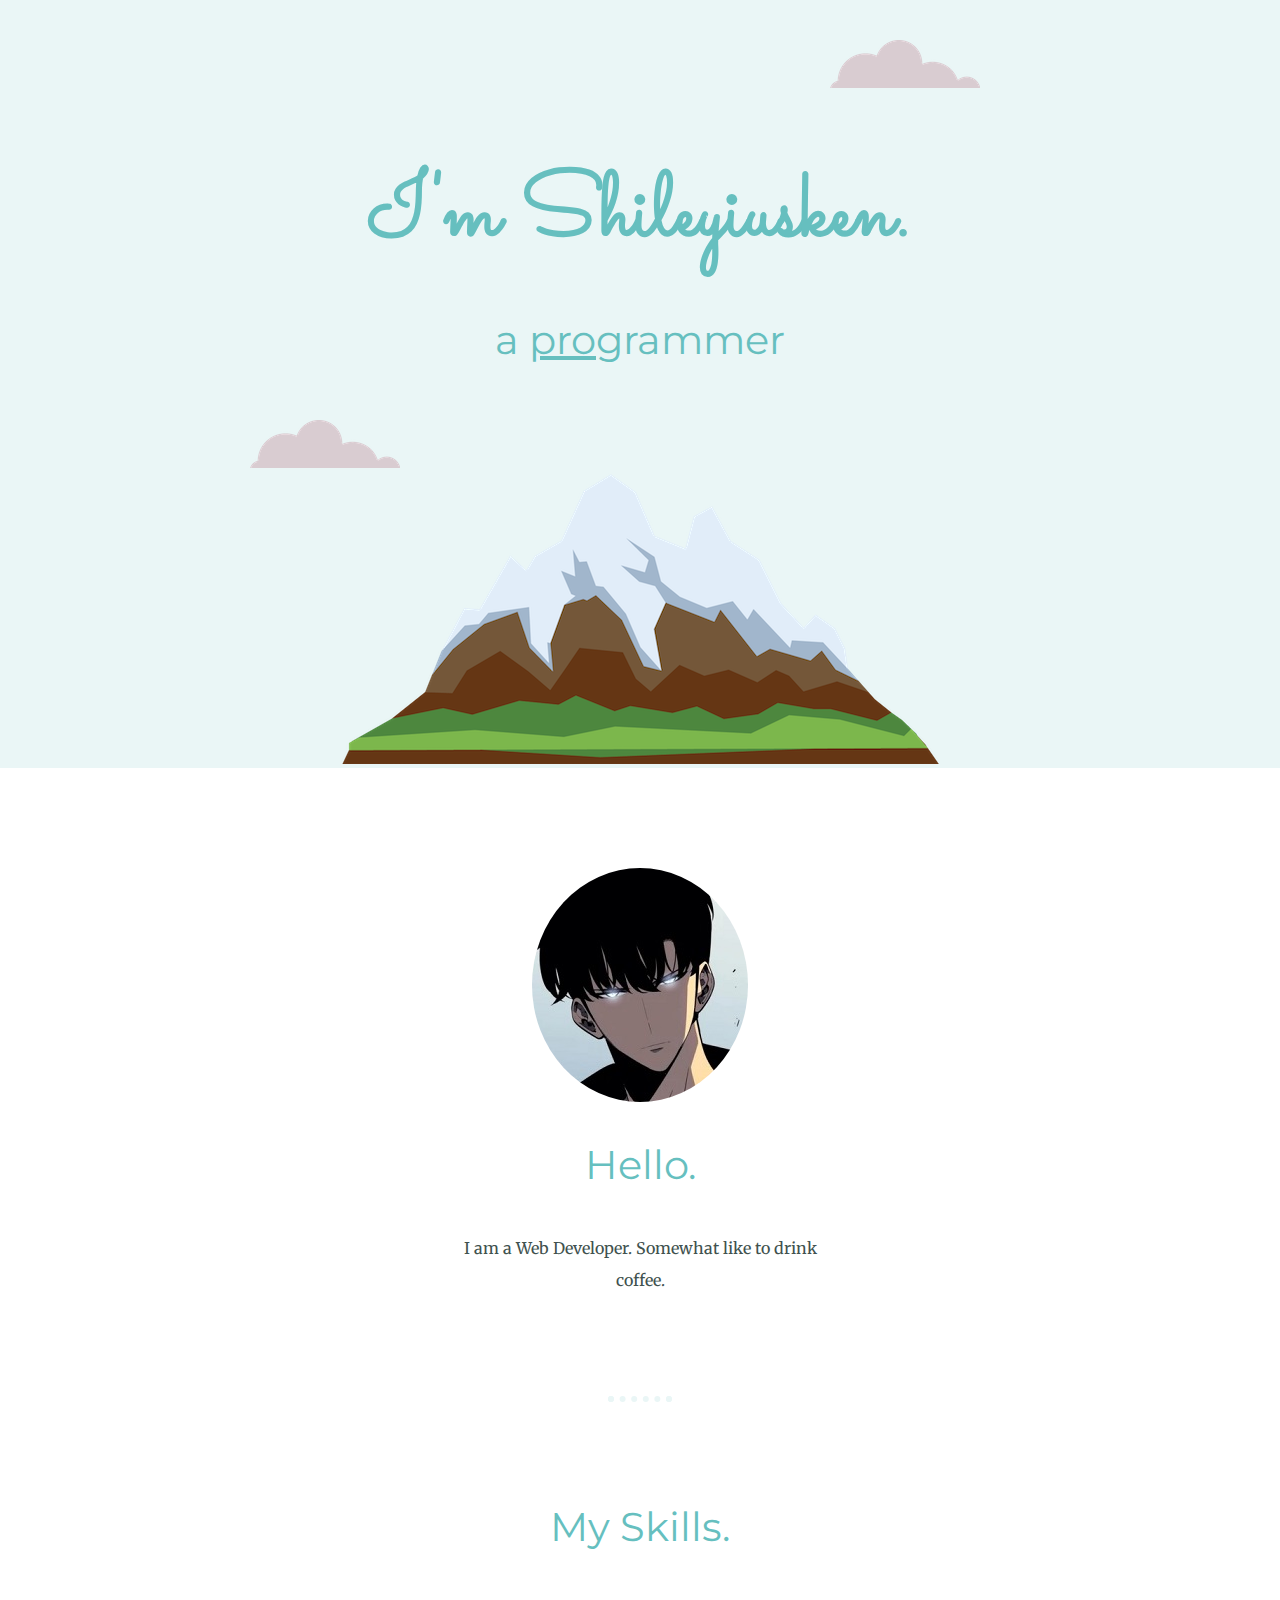
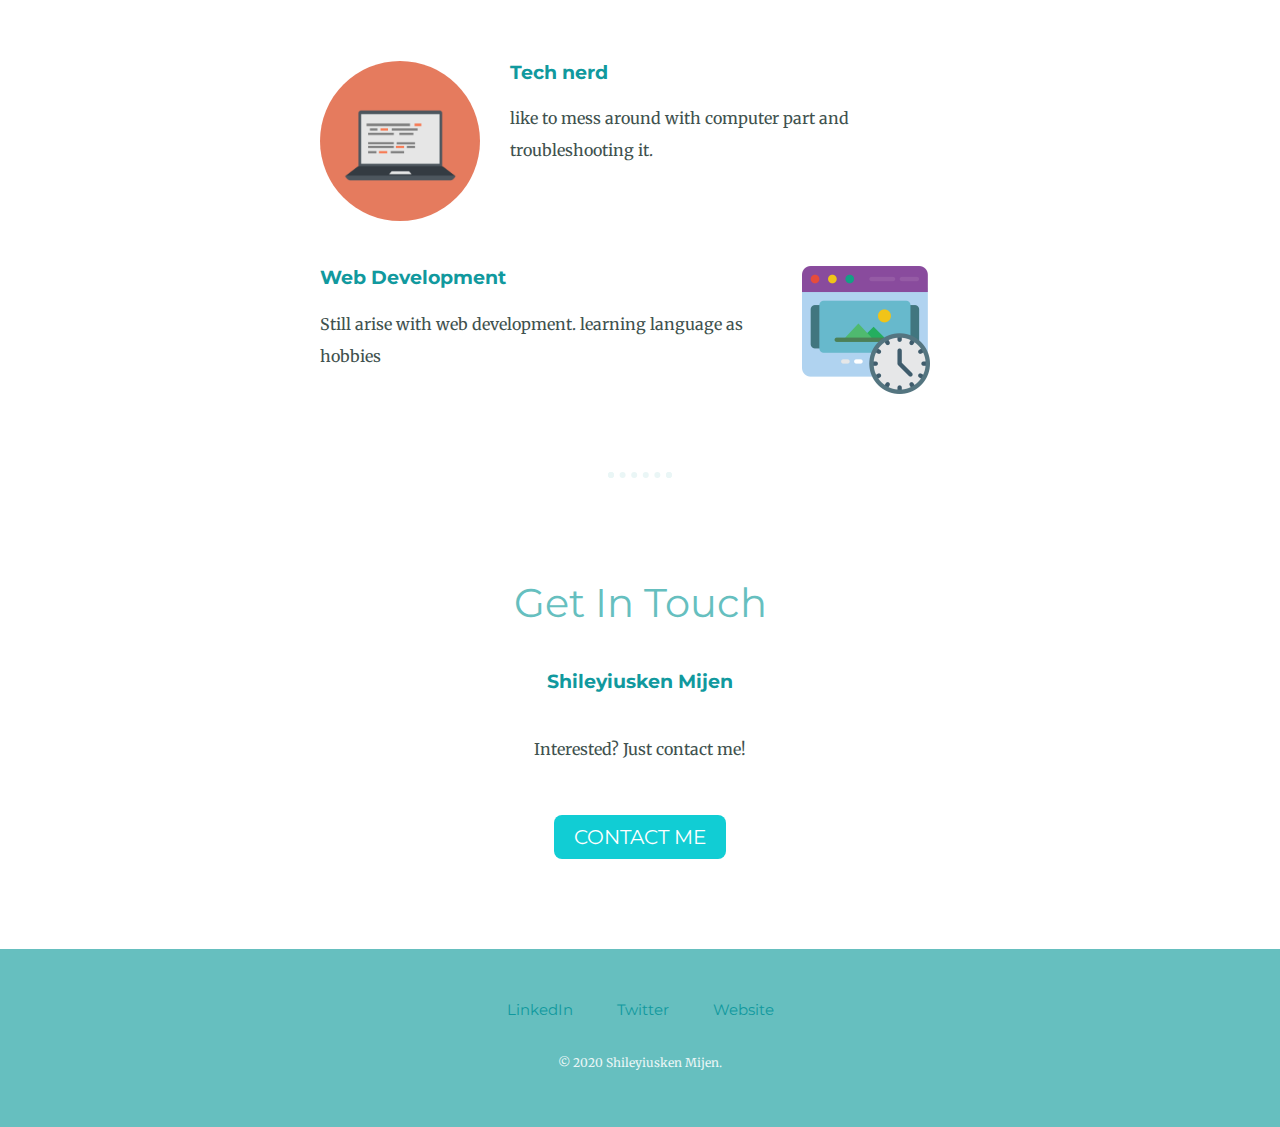
<file: index.html>
<!DOCTYPE html>
<html lang="en">

<head>
  <meta charset="UTF-8">
  <meta name="viewport" content="width=device-width, initial-scale=1.0">
  <meta http-equiv="X-UA-Compatible" content="ie=edge">
  <title>Shileyiusken Mijen</title>
  <link rel="stylesheet" href="css/styles.css">
  <link rel="icon" href="favicon.ico">
  <link href="https://fonts.googleapis.com/css?family=Merriweather|Montserrat|Sacramento&display=swap" rel="stylesheet">
</head>

<body>
  <div class="top-container">
    <img class="top-cloud" src="images/cloud.png" alt="cloud-img">
    <h1>I'm Shileyiusken.</h1>
    <h2>a <span>pro</span>grammer</h2>
    <img class="bottom-cloud" src="images/cloud.png" alt="cloud-img">
    <img src="images/mountain.png" alt="mountain-img">
  </div>
  <div class="middle-container">
    <div class="profile">
      <img class="kent" src="images/jin-woo.jpg" alt="kent-img">
      <h2>Hello.</h2>
      <p class="intro">I am a Web Developer. Somewhat like to drink coffee.</p>
    </div>
    <hr>
    <div class="skills">
      <h2>My Skills.</h2>
      <div class="skill-row">
        <img class="computer" src="images/computer.png" alt="computer-img">
        <h3>Tech nerd</h3>
        <p>like to mess around with computer part and troubleshooting it.</p>
      </div>
      <div class="skill-row">
        <img class="web-design" src="images/web-design.png" alt="web-design-img">
        <h3>Web Development</h3>
        <p>Still arise with web development. learning language as hobbies</p>
      </div>
    </div>
    <hr>
    <div class="contact-me">
      <h2>Get In Touch</h2>
      <h3>Shileyiusken Mijen</h3>
      <p class="contact-message">Interested? Just contact me!</p>
      <a class="btn" href="mailto:shileyiusken.dev@gmail.com">CONTACT ME</a>
    </div>
  </div>
  <div class="bottom-container">
    <a class="footer-link" href="https://www.linkedin.com">LinkedIn</a>
    <a class="footer-link" href="https://twitter.com">Twitter</a>
    <a class="footer-link" href="https://www.appbrewery.com">Website</a>
    <p class="copyright">© 2020 Shileyiusken Mijen.</p>
  </div>

</body>

</html>
</file>
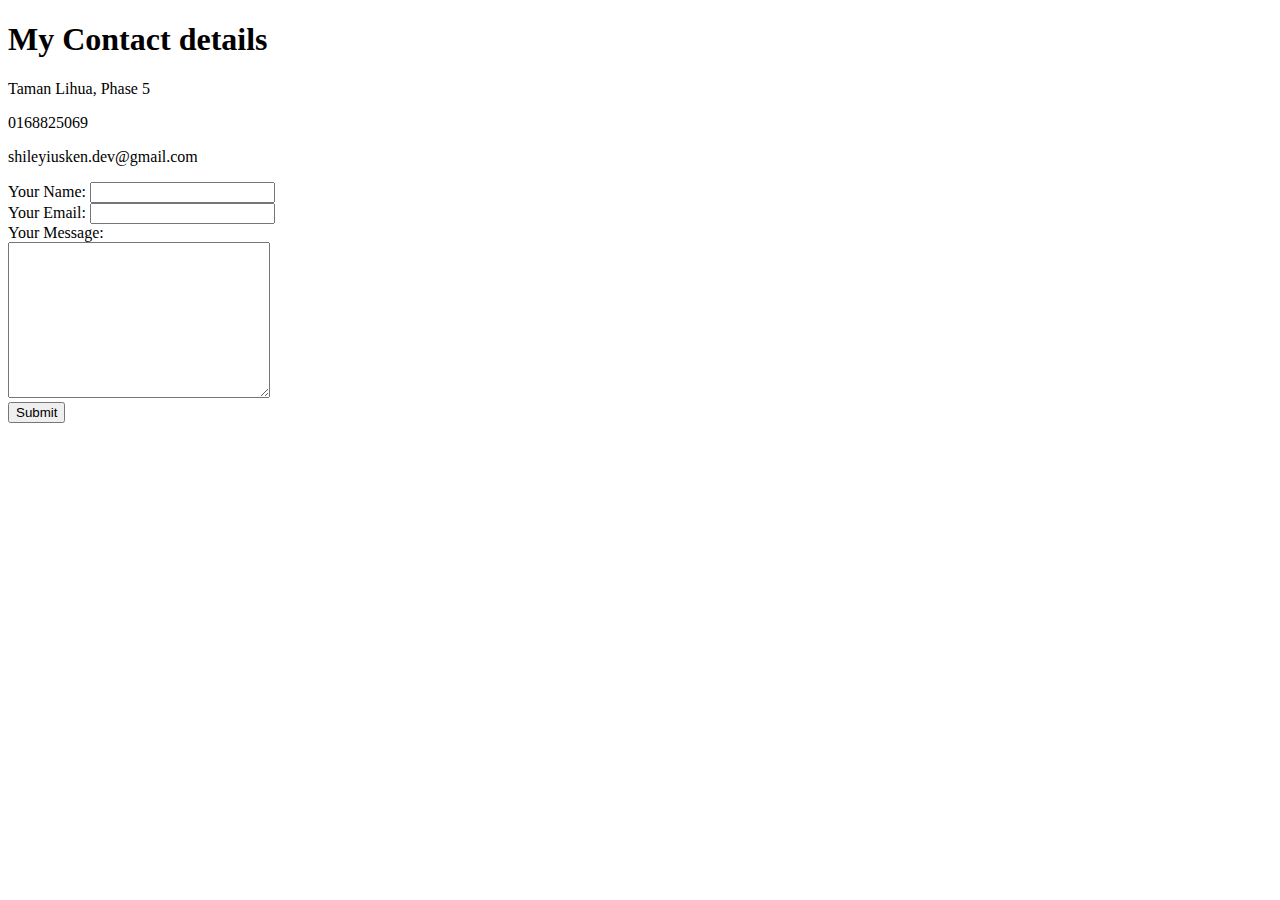
<file: contact-me.html>
<!DOCTYPE html>
<html lang="en">

<head>
  <meta charset="UTF-8">
  <meta name="viewport" content="width=device-width, initial-scale=1.0">
  <meta http-equiv="X-UA-Compatible" content="ie=edge">
  <title>Contact Me</title>
</head>

<body>
  <h1>My Contact details</h1>
  <p>Taman Lihua, Phase 5</p>
  <p>0168825069</p>
  <p>shileyiusken.dev@gmail.com</p>

  <form action="mailto:shileyiusken.dev@gmail.com" method="post" enctype="text/plain">
    <label for="">Your Name:</label>
    <input type="text" name="yourName" value=""><br>
    <label for="">Your Email:</label>
    <input type="email" name="yourEmail" value=""><br>
    <label for="">Your Message:</label><br>
    <textarea name="yourMessage" rows="10" cols="30"></textarea> <br>
    <input type="submit" name="">
  </form>
</body>

</html>
</file>
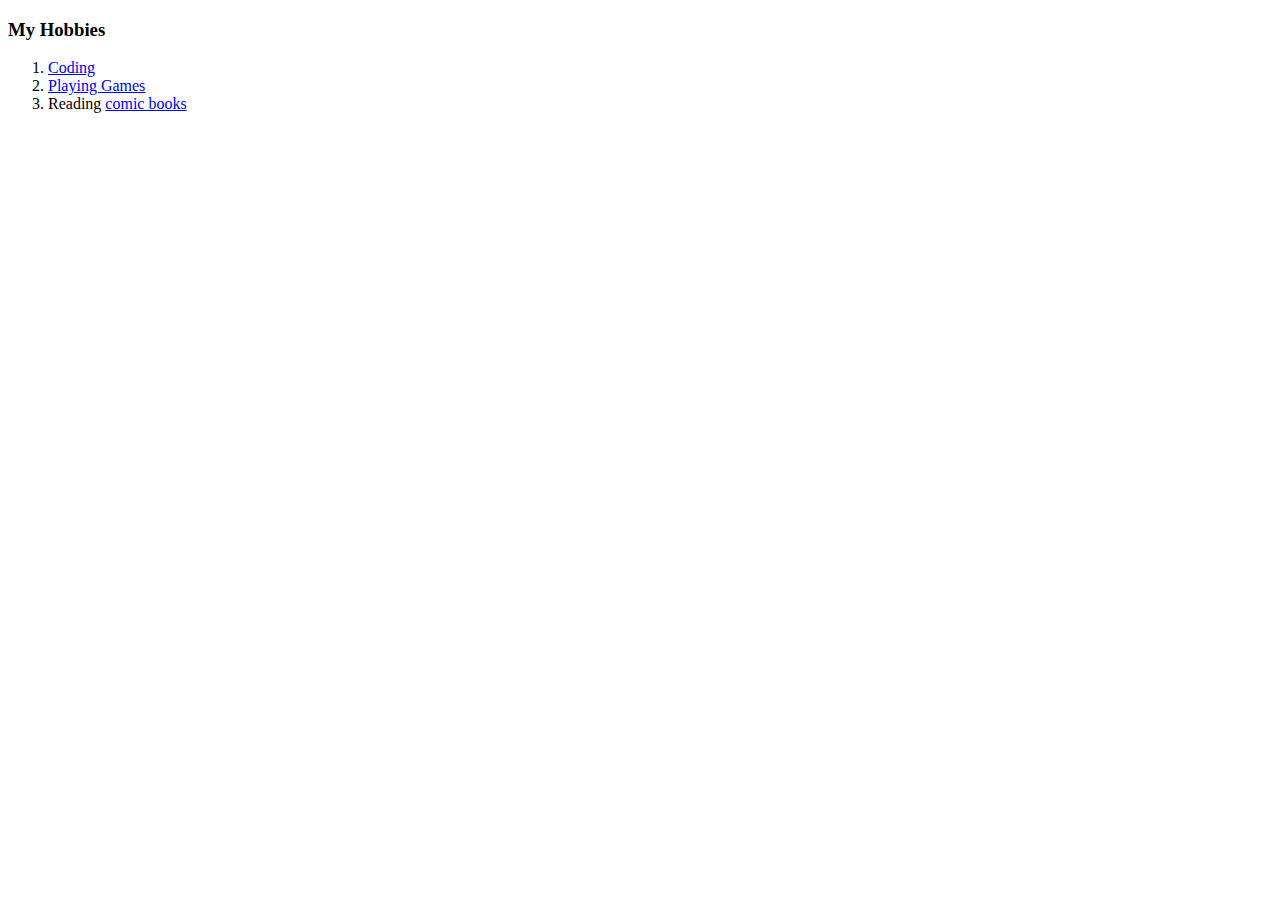
<file: hobbies.html>
<!DOCTYPE html>
<html lang="en">

<head>
  <meta charset="UTF-8">
  <meta name="viewport" content="width=device-width, initial-scale=1.0">
  <meta http-equiv="X-UA-Compatible" content="ie=edge">
  <title>My Hobbies</title>
</head>

<body>
  <h3>My Hobbies</h3>
  <ol>
    <li><a href="https://flutter.dev">Coding</a></li>
    <li><a href="https://lol.garena.com/home/">Playing Games</a></li>
    <li>Reading <a href="https://mangapark.net">comic books</a></li>
  </ol>
</body>

</html>
</file>
<file: css/styles.css>
body {
  color: #40514E;
  margin: 0;
  font-family: 'Merriweather', serif;
}

h1 {
  color: #66BFBF;
  font-size: 5.625rem;
  margin-top: 0;
  margin-bottom: 0;
  font-family: 'Sacramento', cursive;
  padding-top: 50px;
}

h2 {
  color: #66BFBF;
  font-family: 'Montserrat', sans-serif;
  font-size: 2.5rem;
  font-weight: normal;
  padding-bottom: 10px;
}

h3 {
  color: #11999E;
  font-family: 'Montserrat', sans-serif;
}

hr {
  border: dotted #EAF6F6 6px;
  border-bottom: none;
  width: 4%;
  margin: 100px auto;
}

span {
  text-decoration: underline;
}

p {
  line-height: 2;
}

a {
  color: #11999E;
  font-family: 'Montserrat', sans-serif;
  margin: 10px 20px;
  text-decoration: none;
}

a:hover {
  color: #EAF6F6;
}

.top-container {
  background-color: #EAF6F6;
  display: block;
  padding-top: 100px;
  position: relative;
  text-align: center;
}

.middle-container {
  padding: 100px 0;
  text-align: center;
}

.bottom-container {
  background-color: #66BFBF;
  margin: auto;
  padding: 50px 0 20px;
  text-align: center;
}

.footer-link {
  color: #11999E;
  font-size: 15px;
}

.bottom-cloud {
  position: absolute;
  left: 250px;
  bottom: 300px;
}

.top-cloud {
  position: absolute;
  right: 300px;
  top: 40px;
}

.skill-row {
  width: 50%;
  margin: 100px auto 100px auto;
  text-align: left;
}

.kent {
  border-radius: 50%;
}

.computer {
  width: 25%;
  border-radius: 50%;
  float: left;
  margin-right: 30px;
}

.web-design {
  width: 20%;
  float: right;
  margin-right: 30px;
}

.intro {
  width: 30%;
  margin: auto;
}

.contact-message {
  width: 40%;
  margin: 40px auto 60px;
}

.btn {
  -moz-border-radius: 8;
  -webkit-border-radius: 8;
  background-image: -moz-linear-gradient(top, #11cdd4, #11999e);
  background-image: -ms-linear-gradient(top, #11cdd4, #11999e);
  background-image: -o-linear-gradient(top, #11cdd4, #11999e);
  background-image: -webkit-linear-gradient(top, #11cdd4, #11999e);
  background-image: linear-gradient(to bottom, #11cdd4, #11999e);
  background: #11cdd4;
  border-radius: 8px;
  color: #ffffff;
  font-family: 'Montserrat', sans-serif;
  font-size: 20px;
  padding: 10px 20px 10px 20px;
  text-decoration: none;
}

.btn:hover {
  background: #30e3cb;
  background-image: -moz-linear-gradient(top, #30e3cb, #2bc4ad);
  background-image: -ms-linear-gradient(top, #30e3cb, #2bc4ad);
  background-image: -o-linear-gradient(top, #30e3cb, #2bc4ad);
  background-image: -webkit-linear-gradient(top, #30e3cb, #2bc4ad);
  background-image: linear-gradient(to bottom, #30e3cb, #2bc4ad);
  text-decoration: none;
}

.copyright {
  color: #EAF6F6;
  font-size: 0.75rem;
  padding: 20px 0;
}
</file>
